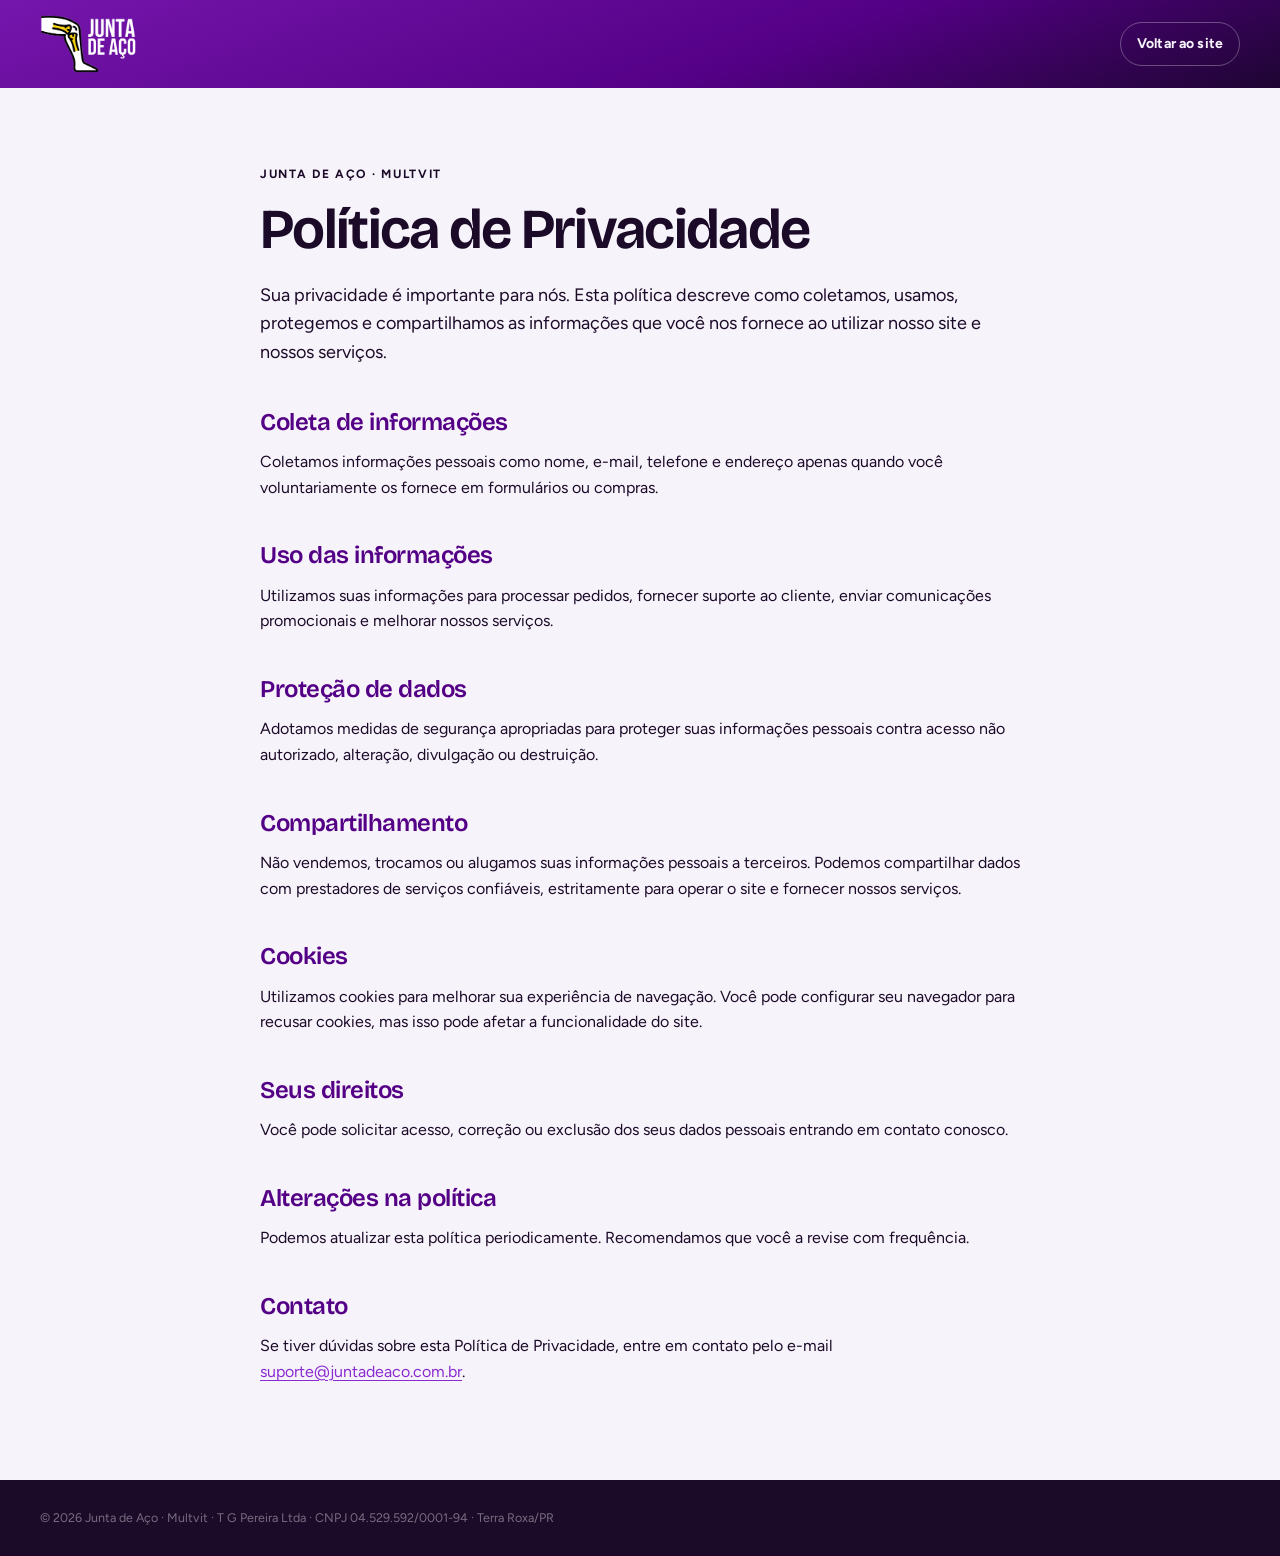
<file: politica-privacidade.html>
<!doctype html>
<html lang="pt-BR">
<head>
  <meta charset="utf-8" />
  <meta name="viewport" content="width=device-width, initial-scale=1" />
  <title>Política de Privacidade · Junta de Aço</title>
  <meta name="robots" content="noindex" />
  <meta name="theme-color" content="#540086" />
  <link rel="icon" type="image/png" href="assets/img/favicon.png" />
  <link rel="stylesheet" href="assets/css/style.css?v=5" />
</head>
<body class="legal-page">
  <header class="legal-top">
    <div class="wrap legal-top-in">
      <a href="./" aria-label="Junta de Aço, página inicial"><img src="assets/img/junta-logo-branco.webp" alt="Junta de Aço" width="520" height="314" /></a>
      <a href="./" class="btn btn-ghost btn-sm">Voltar ao site</a>
    </div>
  </header>
  <main class="wrap legal">
    <p class="kicker">Junta de Aço · Multvit</p>
    <h1 class="sec-title">Política de Privacidade</h1>
    <p class="legal-intro">Sua privacidade é importante para nós. Esta política descreve como coletamos, usamos, protegemos e compartilhamos as informações que você nos fornece ao utilizar nosso site e nossos serviços.</p>
      <h2>Coleta de informações</h2>
      <p>Coletamos informações pessoais como nome, e-mail, telefone e endereço apenas quando você voluntariamente os fornece em formulários ou compras.</p>
      <h2>Uso das informações</h2>
      <p>Utilizamos suas informações para processar pedidos, fornecer suporte ao cliente, enviar comunicações promocionais e melhorar nossos serviços.</p>
      <h2>Proteção de dados</h2>
      <p>Adotamos medidas de segurança apropriadas para proteger suas informações pessoais contra acesso não autorizado, alteração, divulgação ou destruição.</p>
      <h2>Compartilhamento</h2>
      <p>Não vendemos, trocamos ou alugamos suas informações pessoais a terceiros. Podemos compartilhar dados com prestadores de serviços confiáveis, estritamente para operar o site e fornecer nossos serviços.</p>
      <h2>Cookies</h2>
      <p>Utilizamos cookies para melhorar sua experiência de navegação. Você pode configurar seu navegador para recusar cookies, mas isso pode afetar a funcionalidade do site.</p>
      <h2>Seus direitos</h2>
      <p>Você pode solicitar acesso, correção ou exclusão dos seus dados pessoais entrando em contato conosco.</p>
      <h2>Alterações na política</h2>
      <p>Podemos atualizar esta política periodicamente. Recomendamos que você a revise com frequência.</p>
      <h2>Contato</h2>
      <p>Se tiver dúvidas sobre esta Política de Privacidade, entre em contato pelo e-mail <a href="mailto:suporte@juntadeaco.com.br">suporte@juntadeaco.com.br</a>.</p>
  </main>
  <footer class="footer legal-foot">
    <div class="wrap f-legal">
      <p>© 2026 Junta de Aço · Multvit · T G Pereira Ltda · CNPJ 04.529.592/0001-94 · Terra Roxa/PR</p>
    </div>
  </footer>
</body>
</html>
</file>
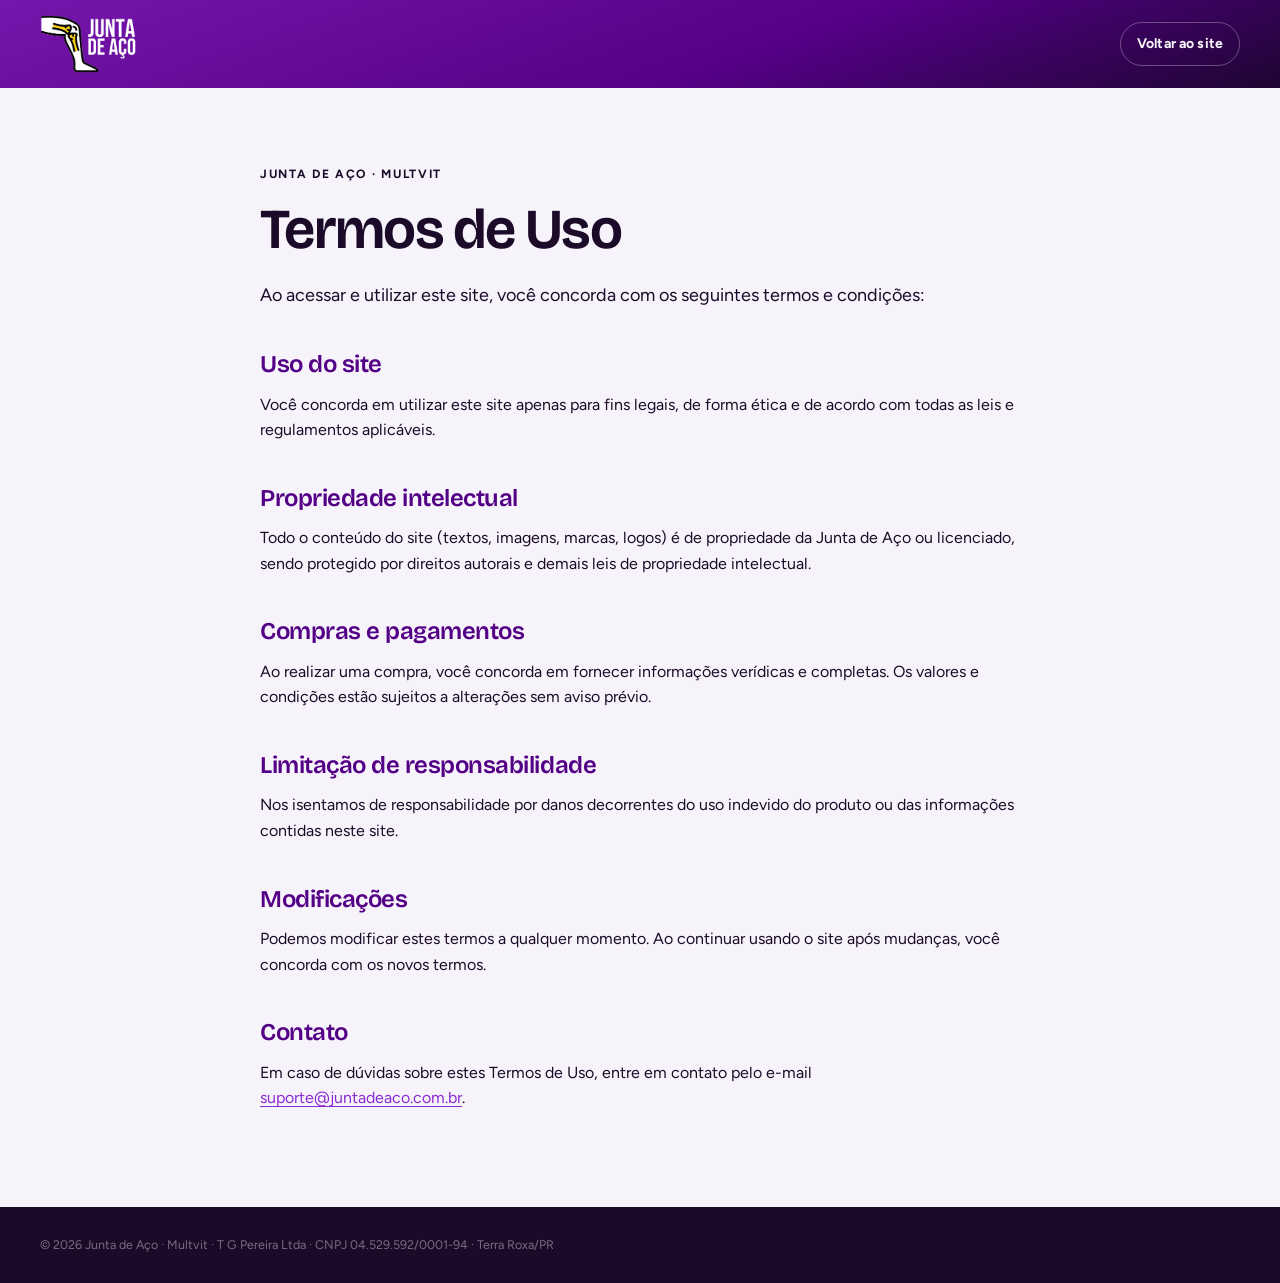
<file: termos-de-uso.html>
<!doctype html>
<html lang="pt-BR">
<head>
  <meta charset="utf-8" />
  <meta name="viewport" content="width=device-width, initial-scale=1" />
  <title>Termos de Uso · Junta de Aço</title>
  <meta name="robots" content="noindex" />
  <meta name="theme-color" content="#540086" />
  <link rel="icon" type="image/png" href="assets/img/favicon.png" />
  <link rel="stylesheet" href="assets/css/style.css?v=5" />
</head>
<body class="legal-page">
  <header class="legal-top">
    <div class="wrap legal-top-in">
      <a href="./" aria-label="Junta de Aço, página inicial"><img src="assets/img/junta-logo-branco.webp" alt="Junta de Aço" width="520" height="314" /></a>
      <a href="./" class="btn btn-ghost btn-sm">Voltar ao site</a>
    </div>
  </header>
  <main class="wrap legal">
    <p class="kicker">Junta de Aço · Multvit</p>
    <h1 class="sec-title">Termos de Uso</h1>
    <p class="legal-intro">Ao acessar e utilizar este site, você concorda com os seguintes termos e condições:</p>
      <h2>Uso do site</h2>
      <p>Você concorda em utilizar este site apenas para fins legais, de forma ética e de acordo com todas as leis e regulamentos aplicáveis.</p>
      <h2>Propriedade intelectual</h2>
      <p>Todo o conteúdo do site (textos, imagens, marcas, logos) é de propriedade da Junta de Aço ou licenciado, sendo protegido por direitos autorais e demais leis de propriedade intelectual.</p>
      <h2>Compras e pagamentos</h2>
      <p>Ao realizar uma compra, você concorda em fornecer informações verídicas e completas. Os valores e condições estão sujeitos a alterações sem aviso prévio.</p>
      <h2>Limitação de responsabilidade</h2>
      <p>Nos isentamos de responsabilidade por danos decorrentes do uso indevido do produto ou das informações contidas neste site.</p>
      <h2>Modificações</h2>
      <p>Podemos modificar estes termos a qualquer momento. Ao continuar usando o site após mudanças, você concorda com os novos termos.</p>
      <h2>Contato</h2>
      <p>Em caso de dúvidas sobre estes Termos de Uso, entre em contato pelo e-mail <a href="mailto:suporte@juntadeaco.com.br">suporte@juntadeaco.com.br</a>.</p>
  </main>
  <footer class="footer legal-foot">
    <div class="wrap f-legal">
      <p>© 2026 Junta de Aço · Multvit · T G Pereira Ltda · CNPJ 04.529.592/0001-94 · Terra Roxa/PR</p>
    </div>
  </footer>
</body>
</html>
</file>
<file: assets/css/style.css>
/* =========================================================
   Junta de Aço · Multvit — Landing page
   Direção: mesma base do Fiber SE7E, paleta Violeta + Sol
   ========================================================= */

/* Fontes locais (latin) */
@font-face { font-family: "Bricolage Grotesque"; font-style: normal; font-weight: 200 800; font-stretch: 75% 100%; font-display: swap; src: url(../fonts/bricolage-grotesque-latin-opsz-normal.woff2) format("woff2"); }
@font-face { font-family: "Figtree"; font-style: normal; font-weight: 300 900; font-display: swap; src: url(../fonts/figtree-latin-wght-normal.woff2) format("woff2"); }

:root {
  /* Paleta (cada cor tem a versão RGB para transparências) */
  --deep: #1e0532;      --deep-rgb: 30, 5, 50;
  --violet: #540086;    --violet-rgb: 84, 0, 134;     /* cor do logo */
  --violet-2: #7516ac;  --violet-2-rgb: 117, 22, 172; /* cor do selo redondo */
  --orchid: #8a2bd1;    --orchid-rgb: 138, 43, 209;
  --lilac: #cfa8f5;     --lilac-rgb: 207, 168, 245;
  --mist: #efe4fb;
  --sun: #f7ca16;       --sun-rgb: 247, 202, 22;      /* amarelo do rótulo e da Multvit */
  --sun-d: #dcae00;
  --sun-ink: #6b5200;
  --ember: #ff8a5c;     --ember-rgb: 255, 138, 92;    /* brilho do joelho no rótulo */
  --cream: #f7f3fa;     --cream-rgb: 247, 243, 250;
  --paper: #fffcff;
  --ink: #1b0a28;       --ink-rgb: 27, 10, 40;
  --muted: #625372;
  --line: rgba(var(--ink-rgb), 0.1);
  --line-d: rgba(var(--cream-rgb), 0.13);

  --display: "Bricolage Grotesque", "Figtree", system-ui, sans-serif;
  --sans: "Figtree", system-ui, -apple-system, "Segoe UI", Roboto, sans-serif;
  --label: "Figtree", system-ui, sans-serif;

  --ease: cubic-bezier(0.2, 0.8, 0.2, 1);
  --ease-out: cubic-bezier(0.16, 1, 0.3, 1);
  --r: 22px;
  --nav-h: 76px;

  /* Chat n8n (assistente) com as cores da marca */
  --chat--color--primary: var(--violet-2);
  --chat--color--primary-shade-50: var(--violet);
  --chat--color--primary--shade-100: var(--deep);
  --chat--color--secondary: var(--sun);
  --chat--color-secondary-shade-50: var(--sun-d);
  --chat--toggle--background: var(--violet-2);
  --chat--toggle--hover--background: var(--violet);
  --chat--toggle--active--background: var(--violet);
  --chat--toggle--color: #fff;
  --chat--header--background: var(--violet);
  --chat--header--color: #fff;
  --chat--message--user--background: var(--violet-2);
  --chat--font-family: var(--sans);
  --chat--window--z-index: 96;
}

*, *::before, *::after { box-sizing: border-box; margin: 0; padding: 0; }
html { scroll-behavior: smooth; scroll-padding-top: calc(var(--nav-h) + 8px); overflow-x: clip; }
body {
  font-family: var(--sans); font-size: 16px; line-height: 1.6; color: var(--ink); background: var(--cream);
  -webkit-font-smoothing: antialiased; text-rendering: optimizeLegibility;
}
img, svg { display: block; max-width: 100%; }
a { color: inherit; text-decoration: none; }
button { font: inherit; color: inherit; background: none; border: 0; cursor: pointer; }
ul, ol { list-style: none; }
:focus-visible { outline: 3px solid var(--sun); outline-offset: 3px; border-radius: 6px; }
::selection { background: var(--sun); color: var(--violet); }

.wrap { width: min(1200px, 100% - 40px); margin-inline: auto; }
.sr-only { position: absolute; width: 1px; height: 1px; overflow: hidden; clip: rect(0 0 0 0); white-space: nowrap; }
.skip { position: fixed; left: 16px; top: -60px; z-index: 200; background: var(--sun); color: var(--violet); padding: 10px 16px; border-radius: 10px; font-weight: 700; }
.skip:focus { top: 16px; }
svg use { pointer-events: none; }

/* ---------- Tipografia ---------- */
.sec-title, .hero-title, .final-title {
  font-family: var(--display); font-weight: 650; letter-spacing: -0.03em; font-optical-sizing: auto;
}
.sec-title { font-size: clamp(34px, 4.4vw, 60px); line-height: 1; max-width: 17ch; }
.sec-sub { color: var(--muted); font-size: clamp(16px, 1.3vw, 18px); max-width: 44ch; }
.dark .sec-sub { color: rgba(var(--cream-rgb), 0.68); }

.kicker {
  display: inline-flex; align-items: center; gap: 12px; margin-bottom: 18px;
  font-family: var(--label); font-size: 12px; font-weight: 700; letter-spacing: 0.14em; text-transform: uppercase; color: var(--orchid);
}
.kicker span { display: inline-grid; place-items: center; min-width: 30px; height: 22px; padding: 0 7px; border-radius: 99px; border: 1px solid currentColor; font-size: 11px; }
.dark .kicker, .kicker-light { color: var(--sun); }

.eyebrow {
  display: inline-flex; align-items: center; gap: 10px; margin-bottom: 22px; padding: 7px 14px 7px 10px; border-radius: 99px;
  font-family: var(--label); font-size: 12px; letter-spacing: 0.12em; text-transform: uppercase; color: var(--cream);
  background: rgba(var(--cream-rgb), 0.08); border: 1px solid var(--line-d);
}
.eyebrow-dot { width: 8px; height: 8px; border-radius: 50%; background: var(--sun); box-shadow: 0 0 0 4px rgba(var(--sun-rgb), 0.2); }

/* ---------- Botões ---------- */
.btn {
  position: relative; isolation: isolate; display: inline-flex; align-items: center; justify-content: center; gap: 10px;
  padding: 15px 24px; border-radius: 999px; font-weight: 700; font-size: 15px; letter-spacing: 0.01em; white-space: nowrap;
  transition: transform 0.3s var(--ease), box-shadow 0.3s var(--ease), background-color 0.3s, color 0.3s, border-color 0.3s;
}
.btn svg { width: 18px; height: 18px; flex-shrink: 0; transition: transform 0.3s var(--ease); }
.btn:hover svg { transform: translateX(4px); }
.btn:active { transform: scale(0.97); }
.btn-lg { padding: 19px 30px; font-size: 16px; }
.btn-sm { padding: 10px 16px; font-size: 14px; }
.btn-block { width: 100%; white-space: normal; }

.btn-sun { background: var(--sun); color: var(--violet); box-shadow: 0 1px 0 rgba(255, 255, 255, 0.5) inset, 0 -3px 0 rgba(0, 0, 0, 0.1) inset, 0 16px 40px -14px rgba(var(--sun-rgb), 0.7); }
.btn-sun:hover { transform: translateY(-3px); box-shadow: 0 1px 0 rgba(255, 255, 255, 0.5) inset, 0 -3px 0 rgba(0, 0, 0, 0.1) inset, 0 24px 50px -14px rgba(var(--sun-rgb), 0.85); }
.btn-ghost { color: var(--cream); border: 1px solid rgba(var(--cream-rgb), 0.3); }
.btn-ghost:hover { border-color: var(--cream); background: rgba(var(--cream-rgb), 0.07); }
.btn-outline { color: var(--violet); border: 1.5px solid var(--violet); }
.btn-outline:hover { background: var(--violet); color: var(--cream); transform: translateY(-2px); }
.btn-wa { background: #25d366; color: #052e14; }
.btn-wa:hover { transform: translateY(-2px); box-shadow: 0 16px 30px -12px rgba(37, 211, 102, 0.7); }

.shine { position: absolute; inset: 0; border-radius: inherit; overflow: hidden; z-index: -1; pointer-events: none; }
.shine::before {
  content: ""; position: absolute; top: 0; left: -70%; width: 40%; height: 100%;
  background: linear-gradient(110deg, transparent, rgba(255, 255, 255, 0.75), transparent); transform: skewX(-22deg);
  animation: sweep 3.6s ease-in-out infinite;
}
@keyframes sweep { 0% { left: -70%; } 55%, 100% { left: 135%; } }

/* ---------- Header ---------- */
.nav { position: fixed; inset: 0 0 auto; z-index: 100; transition: transform 0.45s var(--ease-out), background-color 0.4s, border-color 0.4s, box-shadow 0.4s; border-bottom: 1px solid transparent; }
.nav-in { height: var(--nav-h); display: flex; align-items: center; gap: 28px; }
.nav-logo { position: relative; width: 104px; flex-shrink: 0; }
.nav-logo img, .nav-by img { width: 100%; height: auto; transition: opacity 0.35s; }
.nav-logo .logo-on-light { position: absolute; inset: 0; opacity: 0; }
/* "um produto Multvit": detalhe discreto ao lado do logo */
.nav-by { position: relative; display: inline-flex; flex-direction: column; gap: 2px; margin-left: -10px; padding-left: 16px; border-left: 1px solid rgba(var(--cream-rgb), 0.22); transition: border-color 0.35s; }
.nav-by span { font-family: var(--label); font-size: 9.5px; font-weight: 600; letter-spacing: 0.14em; text-transform: uppercase; color: rgba(var(--cream-rgb), 0.6); transition: color 0.35s; }
.nav-by img { width: 74px; }
.nav-by .logo-on-light { position: absolute; left: 16px; bottom: 0; width: 74px; opacity: 0; }
.nav.is-solid .nav-by { border-color: var(--line); }
.nav.is-solid .nav-by span { color: var(--muted); }

.nav-links { display: flex; gap: 28px; margin-left: auto; font-size: 14px; font-weight: 600; color: rgba(var(--cream-rgb), 0.82); }
.nav-links a { position: relative; padding: 6px 0; transition: color 0.25s; }
.nav-links a::after { content: ""; position: absolute; left: 0; right: 0; bottom: 0; height: 1.5px; background: currentColor; transform: scaleX(0); transform-origin: right; transition: transform 0.35s var(--ease); }
.nav-links a:hover { color: var(--cream); }
.nav-links a:hover::after { transform: scaleX(1); transform-origin: left; }
.nav-burger { display: none; width: 44px; height: 44px; margin-left: auto; place-content: center; gap: 6px; }
.nav-burger span { display: block; width: 22px; height: 2px; border-radius: 2px; background: var(--cream); transition: transform 0.35s var(--ease), background 0.3s; }
.nav-burger[aria-expanded="true"] span:first-child { transform: translateY(4px) rotate(45deg); }
.nav-burger[aria-expanded="true"] span:last-child { transform: translateY(-4px) rotate(-45deg); }

.nav.is-solid { background: rgba(var(--cream-rgb), 0.88); -webkit-backdrop-filter: blur(16px) saturate(1.4); backdrop-filter: blur(16px) saturate(1.4); border-color: var(--line); }
.nav.is-solid .logo-on-dark { opacity: 0; }
.nav.is-solid .logo-on-light { opacity: 1; }
.nav.is-solid .nav-links { color: var(--muted); }
.nav.is-solid .nav-links a:hover { color: var(--violet); }
.nav.is-solid .nav-burger span { background: var(--violet); }
.nav.is-hidden { transform: translateY(-100%); }

.menu { padding: 8px 20px 24px; display: grid; gap: 2px; background: var(--cream); border-top: 1px solid var(--line); }
.menu[hidden] { display: none; }
.menu a { padding: 14px 4px; font-family: var(--display); font-weight: 600; letter-spacing: -0.02em; font-size: 24px; color: var(--violet); border-bottom: 1px solid var(--line); }

/* ---------- Seções escuras ---------- */
.dark { position: relative; background: var(--violet); color: var(--cream); overflow: hidden; }
.noise { position: absolute; inset: 0; pointer-events: none; opacity: 0.06; mix-blend-mode: overlay;
  background-image: url("data:image/svg+xml,%3Csvg xmlns='http://www.w3.org/2000/svg' width='160' height='160'%3E%3Cfilter id='n'%3E%3CfeTurbulence type='fractalNoise' baseFrequency='.85' numOctaves='3' stitchTiles='stitch'/%3E%3C/filter%3E%3Crect width='100%25' height='100%25' filter='url(%23n)'/%3E%3C/svg%3E"); }
.fibers { position: absolute; inset: 0; width: 100%; height: 100%; pointer-events: none; z-index: 0; }

/* ---------- HERO ---------- */
.hero {
  min-height: 100vh; min-height: 100svh; display: flex; align-items: center; padding: calc(var(--nav-h) + 32px) 0 72px;
  background:
    radial-gradient(ellipse 55% 60% at 74% 48%, rgba(var(--orchid-rgb), 0.55), transparent 70%),
    radial-gradient(ellipse 50% 50% at 0% 100%, rgba(var(--lilac-rgb), 0.16), transparent 70%),
    linear-gradient(160deg, var(--violet-2) 0%, var(--violet) 45%, var(--deep) 100%);
}
/* Marca d'água: a perna do logo, grande e quase invisível */
.hero-mark { position: absolute; left: -8vw; bottom: -10vw; width: 62vw; opacity: 0.05; pointer-events: none; transform: rotate(-8deg); filter: grayscale(1) brightness(3); }
.hero-grid { position: relative; z-index: 1; display: grid; grid-template-columns: 1.05fr 0.95fr; gap: 40px; align-items: center; }

.hero-title { font-size: clamp(48px, 6.4vw, 96px); line-height: 0.94; color: var(--cream); margin-bottom: 28px; }
.hero-title .row { display: block; overflow: hidden; padding: 0 0.08em 0.14em; margin: 0 -0.08em -0.14em; }
.hero-title .w { display: inline-block; will-change: transform; }
.hero-title .em { color: var(--sun); }
.hero-lead { max-width: 52ch; font-size: clamp(16px, 1.35vw, 18.5px); color: rgba(var(--cream-rgb), 0.76); margin-bottom: 34px; }
.hero-lead strong { color: var(--cream); font-weight: 700; }
.hero-ctas { display: flex; flex-wrap: wrap; gap: 12px; }
.hero-trust { display: flex; flex-wrap: wrap; gap: 10px 24px; margin-top: 30px; font-size: 13.5px; color: rgba(var(--cream-rgb), 0.66); }
.hero-trust li { display: inline-flex; align-items: center; gap: 8px; }
.hero-trust svg { width: 18px; height: 18px; color: var(--sun); }

.hero-visual { position: relative; width: min(600px, 100%); aspect-ratio: 1; margin-inline: auto; perspective: 1400px; }
.hv-stage { position: absolute; inset: 0; transform-style: preserve-3d; transition: transform 0.6s var(--ease-out); will-change: transform; }
.hv-halo { position: absolute; left: 50%; top: 52%; width: 74%; height: 74%; translate: -50% -50%; border-radius: 50%;
  background: radial-gradient(circle, rgba(var(--cream-rgb), 0.24) 0%, rgba(var(--sun-rgb), 0.18) 30%, rgba(var(--ember-rgb), 0.1) 48%, transparent 70%); animation: breathe 6s ease-in-out infinite; }
@keyframes breathe { 0%, 100% { opacity: 0.75; scale: 1; } 50% { opacity: 1; scale: 1.06; } }
.hv-ring { position: absolute; inset: 0; animation: spin 60s linear infinite; }
.hv-ring text { font-family: var(--label); font-size: 4.2px; letter-spacing: 1.1px; fill: rgba(var(--cream-rgb), 0.48); text-transform: uppercase; }
@keyframes spin { to { transform: rotate(360deg); } }
.hv-orbit { position: absolute; inset: 9%; border-radius: 50%; border: 1px dashed rgba(var(--cream-rgb), 0.18); animation: spin 18s linear infinite reverse; }
.hv-orbit span { position: absolute; top: -4px; left: 50%; width: 8px; height: 8px; margin-left: -4px; border-radius: 50%; background: var(--sun); box-shadow: 0 0 12px 3px rgba(var(--sun-rgb), 0.7); }
.hv-product { position: absolute; left: 50%; top: 52%; width: 44%; translate: -50% -50%; transform: translateZ(60px); }
.hv-product img { width: 100%; height: auto; filter: drop-shadow(0 50px 44px rgba(0, 0, 0, 0.45)) drop-shadow(0 12px 18px rgba(0, 0, 0, 0.3)); animation: float 7s ease-in-out infinite; }
@keyframes float { 0%, 100% { transform: translateY(0); } 50% { transform: translateY(-14px); } }
.hv-glare { position: absolute; inset: 6% 4%; pointer-events: none; mix-blend-mode: soft-light; border-radius: 40px;
  background: radial-gradient(circle at var(--gx, 35%) var(--gy, 25%), rgba(255, 255, 255, 0.7), transparent 50%); opacity: 0; transition: opacity 0.4s; }
.hero-visual:hover .hv-glare { opacity: 1; }

.hero-scroll { position: absolute; left: 50%; bottom: 24px; z-index: 2; width: 26px; height: 42px; margin-left: -13px; border-radius: 99px; border: 1.5px solid rgba(var(--cream-rgb), 0.35); }
.hero-scroll span { position: absolute; left: 50%; top: 8px; width: 4px; height: 8px; margin-left: -2px; border-radius: 4px; background: var(--sun); animation: wheel 2s var(--ease) infinite; }
@keyframes wheel { 0% { opacity: 0; transform: translateY(0); } 30% { opacity: 1; } 100% { opacity: 0; transform: translateY(14px); } }

/* ---------- Marquee ---------- */
.marquee { overflow: hidden; background: var(--sun); color: var(--violet); padding: 16px 0; border-block: 1px solid rgba(var(--violet-rgb), 0.15); }
.marquee-track { display: flex; width: max-content; animation: marquee 38s linear infinite; }
.marquee:hover .marquee-track { animation-play-state: paused; }
.marquee-track span { display: inline-flex; align-items: center; gap: 32px; padding-right: 32px; font-family: var(--display); font-weight: 600; letter-spacing: -0.01em; font-size: clamp(17px, 1.6vw, 21px); white-space: nowrap; }
/* separador: cápsula */
.marquee-track span::after { content: ""; width: 20px; height: 9px; border-radius: 9px; background: linear-gradient(90deg, var(--violet) 50%, transparent 50%); border: 1.5px solid var(--violet); transform: rotate(-30deg); }
@keyframes marquee { to { transform: translateX(-50%); } }

/* ---------- Números ---------- */
.proof { background: var(--paper); border-bottom: 1px solid var(--line); }
.proof-grid { display: grid; grid-template-columns: repeat(4, 1fr); }
.proof-item { display: flex; flex-direction: column; align-items: center; gap: 4px; padding: 44px 16px; text-align: center; }
.proof-item + .proof-item { border-left: 1px solid var(--line); }
.proof-item strong { display: inline-flex; align-items: baseline; gap: 6px; font-family: var(--display); font-weight: 620; font-size: clamp(40px, 4.4vw, 58px); line-height: 1; color: var(--violet); letter-spacing: -0.03em; font-variant-numeric: tabular-nums; }
.proof-item > span { font-size: 14px; color: var(--muted); }

/* ---------- Seção padrão ---------- */
.section { padding: clamp(88px, 11vw, 150px) 0; position: relative; }
.sec-head { margin-bottom: clamp(44px, 6vw, 72px); }
.sec-head-split { display: flex; justify-content: space-between; align-items: flex-end; gap: 40px; flex-wrap: wrap; }
.sec-head-center { text-align: center; display: flex; flex-direction: column; align-items: center; }
.sec-head-center .sec-title { margin-inline: auto; }
.sec-head-center .sec-sub { margin-top: 18px; }

/* split de título (palavras) */
.split .sw { display: inline-block; overflow: hidden; vertical-align: top; padding: 0 0.06em 0.12em; margin: 0 -0.06em -0.12em; }
.split .sw > span { display: inline-block; will-change: transform; }

/* ---------- Problema ---------- */
.problem { background: var(--cream); }
.problem-grid { display: grid; grid-template-columns: repeat(3, 1fr); gap: 20px; }
.pcard { position: relative; padding: 34px 30px 36px; background: var(--paper); border: 1px solid var(--line); border-radius: var(--r); transition: transform 0.5s var(--ease-out), box-shadow 0.5s var(--ease-out), border-color 0.4s; }
.pcard:hover { transform: translateY(-6px); box-shadow: 0 30px 50px -30px rgba(var(--violet-rgb), 0.35); border-color: rgba(var(--ember-rgb), 0.45); }
.pcard-n { font-weight: 650; display: inline-grid; place-items: center; width: 40px; height: 40px; margin-bottom: 26px; border-radius: 50%; background: var(--cream); font-family: var(--display); font-size: 20px; color: var(--orchid); transition: background 0.4s, color 0.4s, box-shadow 0.4s; }
.pcard:hover .pcard-n { background: var(--ember); color: #fff; box-shadow: 0 0 0 6px rgba(var(--ember-rgb), 0.18); }
.pcard h3 { font-family: var(--display); font-weight: 620; font-size: 26px; letter-spacing: -0.02em; line-height: 1.1; margin-bottom: 10px; }
.pcard p { color: var(--muted); }
.problem-bridge { margin-top: 56px; max-width: 44ch; font-family: var(--display); font-weight: 500; font-size: clamp(22px, 2.4vw, 32px); line-height: 1.3; letter-spacing: -0.015em; }
.problem-bridge em { color: var(--orchid); font-style: normal; font-weight: 650; }

/* ---------- Benefícios ---------- */
.benefits { background: linear-gradient(180deg, var(--violet) 0%, var(--deep) 100%); }
.ben-grid { display: grid; grid-template-columns: repeat(3, 1fr); border-top: 1px solid var(--line-d); border-left: 1px solid var(--line-d); }
.bcard { position: relative; padding: 40px 34px 44px; border-right: 1px solid var(--line-d); border-bottom: 1px solid var(--line-d); overflow: hidden; transition: background-color 0.5s; }
.bcard::before { content: ""; position: absolute; left: 0; right: 0; bottom: 0; height: 3px; background: var(--sun); transform: scaleX(0); transform-origin: left; transition: transform 0.6s var(--ease-out); }
.bcard:hover { background: rgba(var(--cream-rgb), 0.04); }
.bcard:hover::before { transform: scaleX(1); }
.bcard-ic { display: grid; place-items: center; width: 52px; height: 52px; margin-bottom: 28px; border-radius: 16px; background: rgba(var(--lilac-rgb), 0.15); color: var(--lilac); transition: transform 0.5s var(--ease-out), background 0.4s, color 0.4s; }
.bcard-ic svg { width: 26px; height: 26px; }
.bcard:hover .bcard-ic { transform: rotate(-8deg) scale(1.06); background: var(--sun); color: var(--violet); }
.bcard h3 { font-family: var(--display); font-weight: 620; font-size: 25px; letter-spacing: -0.02em; margin-bottom: 10px; }
.bcard p { color: rgba(var(--cream-rgb), 0.66); font-size: 15.5px; }

/* ---------- Composição: os ativos em volta do pote ---------- */
.compo { background: radial-gradient(ellipse 40% 50% at 50% 58%, rgba(var(--lilac-rgb), 0.28), transparent 70%), var(--cream); }
.formula { display: grid; grid-template-columns: 1fr minmax(240px, 300px) 1fr; gap: 56px; align-items: center; }
.fx-col { display: grid; gap: 22px; }
.fx { position: relative; display: flex; gap: 20px; align-items: flex-start; padding: 26px 26px 28px; border-radius: var(--r); background: var(--paper); border: 1px solid var(--line); box-shadow: 0 24px 50px -40px rgba(var(--violet-rgb), 0.5); transition: transform 0.5s var(--ease-out), box-shadow 0.5s var(--ease-out), border-color 0.4s; }
.fx:hover { transform: translateY(-4px); border-color: rgba(var(--orchid-rgb), 0.35); box-shadow: 0 30px 60px -36px rgba(var(--violet-rgb), 0.55); }
/* linha que liga cada ativo ao pote */
.fx::before { content: ""; position: absolute; top: 50%; width: 56px; height: 0; border-top: 1.5px dashed rgba(var(--orchid-rgb), 0.45); }
.fx::after { content: ""; position: absolute; top: 50%; width: 9px; height: 9px; margin-top: -4px; border-radius: 50%; background: var(--sun); box-shadow: 0 0 0 4px rgba(var(--sun-rgb), 0.25); }
.fx-left .fx { flex-direction: row-reverse; text-align: right; }
.fx-left .fx::before { left: 100%; }
.fx-left .fx::after { left: calc(100% + 52px); }
.fx-right .fx::before { right: 100%; }
.fx-right .fx::after { right: calc(100% + 52px); }
.fx-ic { flex-shrink: 0; display: grid; place-items: center; width: 58px; height: 58px; border-radius: 18px; background: var(--mist); color: var(--violet); transition: transform 0.5s var(--ease-out); }
.fx:hover .fx-ic { transform: rotate(-6deg) scale(1.05); }
.fx-ic svg { width: 30px; height: 30px; }
.fx-ic-mg { position: relative; font-family: var(--display); font-weight: 700; font-size: 22px; letter-spacing: -0.02em; border: 1.5px solid rgba(var(--violet-rgb), 0.25); }
.fx-ic-mg small { position: absolute; top: 5px; left: 7px; font-family: var(--label); font-size: 9px; font-weight: 700; color: var(--muted); }
.fx-ic-vit { display: flex; gap: 0; }
.fx-ic-vit b { display: grid; place-items: center; width: 28px; height: 28px; border-radius: 50%; font-family: var(--display); font-size: 15px; background: var(--violet); color: var(--sun); border: 2px solid var(--mist); }
.fx-ic-vit b + b { margin-left: -7px; background: var(--sun); color: var(--violet); }
.fx-star .fx-ic { background: var(--violet); color: var(--sun); box-shadow: 0 14px 28px -12px rgba(var(--violet-rgb), 0.7); }
.fx-star { border-color: rgba(var(--sun-rgb), 0.6); background: linear-gradient(180deg, #fffbe9, var(--paper) 60%); }
.fx-role { font-family: var(--label); font-size: 11.5px; font-weight: 700; letter-spacing: 0.1em; text-transform: uppercase; color: var(--orchid); margin-bottom: 6px; }
.fx-star .fx-role { color: var(--sun-ink); }
.fx h3 { font-family: var(--display); font-weight: 620; font-size: 26px; letter-spacing: -0.02em; line-height: 1.1; margin-bottom: 8px; }
.fx-body > p:last-child { color: var(--muted); font-size: 15px; }

.fx-center { position: relative; display: grid; place-items: center; aspect-ratio: 0.78; }
.fx-disc { position: absolute; width: 100%; aspect-ratio: 1; border-radius: 50%; background: radial-gradient(circle at 40% 30%, var(--violet-2), var(--violet) 55%, var(--deep)); box-shadow: 0 50px 80px -40px rgba(var(--violet-rgb), 0.8); }
.fx-ring { position: absolute; aspect-ratio: 1; border-radius: 50%; }
.fx-ring-1 { width: 118%; border: 1px solid rgba(var(--orchid-rgb), 0.22); }
.fx-ring-2 { width: 136%; border: 1px dashed rgba(var(--orchid-rgb), 0.3); animation: spin 40s linear infinite; }
.fx-ring-2 span { position: absolute; top: 50%; left: -5px; width: 10px; height: 10px; margin-top: -5px; border-radius: 50%; background: var(--sun); box-shadow: 0 0 10px 2px rgba(var(--sun-rgb), 0.6); }
.fx-center img { position: relative; width: 62%; height: auto; filter: drop-shadow(0 30px 30px rgba(0, 0, 0, 0.4)); animation: float 7s ease-in-out infinite; }
.fx-pill { position: absolute; bottom: 2%; left: 50%; translate: -50% 0; display: inline-flex; align-items: center; gap: 6px; padding: 9px 16px; border-radius: 99px; background: var(--sun); color: var(--violet); font-size: 13.5px; font-weight: 700; white-space: nowrap; box-shadow: 0 16px 30px -12px rgba(var(--sun-rgb), 0.8); }
.fx-pill b { font-family: var(--display); font-size: 18px; line-height: 1; }

.fx-facts { display: flex; flex-wrap: wrap; justify-content: center; gap: 10px 12px; margin-top: 56px; }
.fx-facts li { display: inline-flex; align-items: center; gap: 8px; padding: 10px 16px; border-radius: 99px; background: var(--paper); border: 1px solid var(--line); font-size: 14px; font-weight: 600; color: var(--ink); }
.fx-facts svg { width: 17px; height: 17px; color: var(--orchid); }

/* ---------- Jornada (sticky) ---------- */
.detail { background: var(--paper); }
.detail-grid { display: grid; grid-template-columns: 1fr 1fr; gap: clamp(40px, 6vw, 96px); }
.detail-stage { position: relative; }
.ds-inner { position: sticky; top: calc(var(--nav-h) + 4vh); height: min(78vh, 680px); display: grid; place-items: center; }
.ds-disc { position: absolute; width: 88%; aspect-ratio: 1; border-radius: 50%; background: radial-gradient(circle at 40% 35%, var(--mist) 0%, var(--cream) 55%, rgba(var(--cream-rgb), 0) 72%); }
.ds-disc::after { content: ""; position: absolute; inset: 6%; border-radius: 50%; border: 1px solid rgba(var(--orchid-rgb), 0.2); }
.ds-img { position: relative; width: 46%; height: auto; filter: drop-shadow(0 40px 40px rgba(var(--violet-rgb), 0.28)); }
.ds-badge {
  position: absolute; right: 2%; bottom: 14%; display: flex; flex-direction: column; align-items: flex-start; min-width: 190px;
  padding: 18px 22px; border-radius: 20px; background: var(--violet); color: var(--cream); box-shadow: 0 30px 50px -24px rgba(var(--violet-rgb), 0.7);
}
.ds-badge-k { font-family: var(--label); font-size: 11px; letter-spacing: 0.14em; text-transform: uppercase; color: var(--lilac); }
.ds-badge-v { font-weight: 650; font-family: var(--display); font-size: 46px; line-height: 1.05; color: var(--sun); letter-spacing: -0.03em; white-space: nowrap; }
.ds-badge-l { font-size: 14px; color: rgba(var(--cream-rgb), 0.82); }
.ds-badge.swap > * { animation: badgeIn 0.6s var(--ease-out); }
@keyframes badgeIn { from { opacity: 0; transform: translateY(10px); } to { opacity: 1; transform: none; } }

.detail-steps { position: relative; padding-left: 64px; }
.trail { position: absolute; left: 0; top: 0; width: 40px; height: 100%; overflow: visible; }
.trail path { fill: none; stroke-linecap: round; }
.trail-bg { stroke: var(--line); stroke-width: 2; }
.trail-fg { stroke: var(--orchid); stroke-width: 3; }
.dstep { position: relative; min-height: 62vh; display: flex; flex-direction: column; justify-content: center; padding: 40px 0; opacity: 0.32; transition: opacity 0.6s var(--ease-out); }
.dstep:first-of-type { min-height: 52vh; justify-content: flex-start; padding-top: 12vh; }
.dstep.is-active { opacity: 1; }
.dstep-dot { position: absolute; left: -53px; top: 50%; width: 18px; height: 18px; margin-top: -9px; border-radius: 50%; background: var(--paper); border: 2px solid var(--line); transition: background 0.4s, border-color 0.4s, box-shadow 0.4s; }
.dstep:first-of-type .dstep-dot { top: calc(12vh + 52px); }
.dstep.is-active .dstep-dot { background: var(--sun); border-color: var(--violet); box-shadow: 0 0 0 6px rgba(var(--sun-rgb), 0.28); }
.dstep-tag { font-family: var(--label); font-size: 12px; letter-spacing: 0.12em; text-transform: uppercase; color: var(--orchid); margin-bottom: 12px; }
.dstep h3 { font-family: var(--display); font-weight: 620; font-size: clamp(28px, 3vw, 42px); line-height: 1.06; letter-spacing: -0.025em; margin-bottom: 14px; max-width: 16ch; }
.dstep p:last-child { color: var(--muted); font-size: 17px; max-width: 42ch; }
.dstep-note { padding: 0 0 20px; font-size: 13.5px; color: var(--muted); max-width: 46ch; }

/* ---------- Como usar ---------- */
.howto { background: var(--cream); }
.steps { display: grid; grid-template-columns: repeat(3, 1fr); gap: 20px; }
.step { position: relative; padding: 34px 30px 38px; border-radius: var(--r); background: var(--paper); border: 1px solid var(--line); overflow: hidden; }
.step-n { font-weight: 650; position: absolute; right: 18px; top: -18px; font-family: var(--display); font-size: 140px; line-height: 1; color: rgba(var(--violet-rgb), 0.06); pointer-events: none; }
.step-ic { display: grid; place-items: center; width: 64px; height: 64px; margin-bottom: 26px; border-radius: 50%; background: var(--violet); color: var(--sun); }
.step-ic svg { width: 30px; height: 30px; }
.step h3 { font-family: var(--display); font-weight: 620; font-size: 28px; letter-spacing: -0.02em; margin-bottom: 8px; }
.step p { color: var(--muted); }
.step p strong { color: var(--violet); }
.howto-foot { display: grid; grid-template-columns: repeat(3, auto) 1fr; align-items: center; gap: 20px 48px; margin-top: 36px; padding: 28px 34px; border-radius: var(--r); border: 1px solid var(--line); background: var(--paper); }
.hf-dose { display: flex; flex-direction: column; }
.hf-k { font-family: var(--label); font-size: 11.5px; letter-spacing: 0.12em; text-transform: uppercase; color: var(--muted); }
.hf-v { font-weight: 650; font-family: var(--display); font-size: 44px; line-height: 1.1; color: var(--violet); letter-spacing: -0.03em; font-variant-numeric: tabular-nums; }
.hf-v small { font-size: 18px; margin-left: 5px; letter-spacing: 0; }
.hf-tip { justify-self: end; max-width: 34ch; color: var(--muted); font-size: 15px; }

/* ---------- Depoimentos (vídeo) ---------- */
.testi { background: radial-gradient(ellipse 50% 70% at 85% 30%, rgba(var(--orchid-rgb), 0.45), transparent 70%), linear-gradient(170deg, var(--violet) 0%, var(--deep) 100%); }
.vid-grid { position: relative; z-index: 1; display: grid; grid-template-columns: repeat(2, 1fr); gap: 24px; }
.vcard { display: flex; flex-direction: column; gap: 14px; }
.vthumb, .vframe { position: relative; display: block; width: 100%; aspect-ratio: 16 / 9; border-radius: var(--r); overflow: hidden; background: var(--deep); box-shadow: 0 40px 70px -40px rgba(0, 0, 0, 0.8); }
.vthumb img { width: 100%; height: 100%; object-fit: cover; transition: transform 0.8s var(--ease-out), opacity 0.4s; opacity: 0.88; }
.vthumb::after { content: ""; position: absolute; inset: 0; background: linear-gradient(180deg, transparent 40%, rgba(var(--deep-rgb), 0.55)); }
.vthumb:hover img { transform: scale(1.04); opacity: 1; }
.vplay { position: absolute; left: 50%; top: 50%; z-index: 1; display: grid; place-items: center; width: 78px; height: 78px; margin: -39px 0 0 -39px; border-radius: 50%; background: var(--sun); color: var(--violet); box-shadow: 0 0 0 10px rgba(var(--sun-rgb), 0.22), 0 20px 40px -10px rgba(0, 0, 0, 0.5); transition: transform 0.4s var(--ease-out); }
.vplay svg { width: 30px; height: 30px; margin-left: 4px; }
.vthumb:hover .vplay { transform: scale(1.08); }
.vframe iframe { position: absolute; inset: 0; width: 100%; height: 100%; border: 0; }
.vcard figcaption { display: flex; align-items: center; gap: 12px; font-size: 14px; color: rgba(var(--cream-rgb), 0.7); }
.stars { display: inline-flex; gap: 2px; color: var(--sun); }
.stars svg { width: 15px; height: 15px; }
.testi-note { position: relative; z-index: 1; margin-top: 26px; font-size: 13px; color: rgba(var(--cream-rgb), 0.55); }

/* ---------- Kits ---------- */
.kits { background: var(--paper); }
.kit-grid { display: grid; grid-template-columns: repeat(3, 1fr); gap: 22px; align-items: stretch; }
.kit { position: relative; display: flex; flex-direction: column; align-items: center; text-align: center; padding: 38px 30px 32px; border-radius: 28px; background: var(--cream); border: 1px solid var(--line); transition: transform 0.5s var(--ease-out), box-shadow 0.5s var(--ease-out); }
.kit:hover { transform: translateY(-6px); box-shadow: 0 40px 60px -40px rgba(var(--violet-rgb), 0.45); }
.kit-featured {
  color: var(--cream); border: 2px solid transparent; box-shadow: 0 40px 80px -40px rgba(var(--violet-rgb), 0.85);
  background: linear-gradient(var(--violet), var(--violet)) padding-box, conic-gradient(from var(--a, 0deg), var(--sun), var(--lilac), var(--violet-2), var(--sun)) border-box;
  animation: rot 6s linear infinite;
}
@property --a { syntax: "<angle>"; initial-value: 0deg; inherits: false; }
@keyframes rot { to { --a: 360deg; } }
.kit-badge { position: absolute; top: -14px; left: 50%; translate: -50% 0; padding: 7px 16px; border-radius: 99px; background: var(--sun); color: var(--violet); font-family: var(--label); font-size: 11.5px; font-weight: 700; letter-spacing: 0.12em; text-transform: uppercase; white-space: nowrap; }
.kit-badge-violet { background: var(--orchid); color: #fff; }
.kit-name { font-family: var(--display); font-weight: 620; font-size: 32px; letter-spacing: -0.02em; }
.kit-qty { font-family: var(--label); font-size: 12.5px; letter-spacing: 0.1em; text-transform: uppercase; color: var(--muted); margin-top: 4px; }
.kit-featured .kit-qty { color: var(--lilac); }
.kit-pack { position: relative; display: flex; align-items: flex-end; justify-content: center; width: 100%; height: 210px; margin: 16px 0 14px; }
.kit-pack img { max-width: 92%; max-height: 100%; width: auto; height: auto; filter: drop-shadow(0 22px 22px rgba(var(--violet-rgb), 0.32)); transition: transform 0.6s var(--ease-out); }
.kit-featured .kit-pack img { filter: drop-shadow(0 22px 26px rgba(0, 0, 0, 0.45)); }
.kit:hover .kit-pack img { transform: translateY(-6px) scale(1.03); }
.kit-old { font-size: 14.5px; color: var(--muted); text-decoration: line-through; text-decoration-thickness: 1px; }
.kit-old-none { text-decoration: none; font-family: var(--label); font-size: 12px; font-weight: 700; letter-spacing: 0.1em; text-transform: uppercase; }
.kit-featured .kit-old { color: rgba(var(--cream-rgb), 0.6); }
.kit-off { display: inline-block; margin-left: 6px; padding: 2px 8px; border-radius: 6px; background: var(--orchid); color: #fff; font-family: var(--label); font-size: 12px; text-decoration: none; }
.kit-featured .kit-off { background: var(--sun); color: var(--violet); }
.kit-price { font-weight: 650; font-family: var(--display); font-size: 68px; line-height: 1; letter-spacing: -0.04em; color: var(--violet); margin: 6px 0 4px; font-variant-numeric: lining-nums; }
.kit-price small { font-family: var(--sans); font-size: 18px; font-weight: 700; letter-spacing: 0; vertical-align: 0.9em; margin-right: 4px; }
.kit-price span { font-size: 30px; }
.kit-featured .kit-price { color: var(--sun); }
.kit-month { margin-bottom: 20px; padding: 4px 12px; border-radius: 99px; background: rgba(var(--orchid-rgb), 0.1); color: var(--orchid); font-size: 13.5px; font-weight: 700; }
.kit-featured .kit-month { background: rgba(var(--cream-rgb), 0.12); color: var(--cream); }
.kit-list { width: 100%; display: grid; gap: 0; margin-bottom: 26px; text-align: left; font-size: 14.5px; }
.kit-list li { display: flex; align-items: center; gap: 10px; padding: 11px 0; border-top: 1px solid var(--line); }
.kit-featured .kit-list li { border-color: var(--line-d); }
.kit-list svg { width: 16px; height: 16px; color: var(--orchid); flex-shrink: 0; }
.kit-featured .kit-list svg { color: var(--sun); }
.kit .btn { margin-top: auto; }
.kit-secure { display: flex; align-items: center; justify-content: center; gap: 8px; margin-top: 26px; font-size: 14px; color: var(--muted); }
.kit-secure svg { width: 18px; height: 18px; color: var(--orchid); }

.guarantee { display: grid; grid-template-columns: auto 1fr; gap: 40px; align-items: center; margin-top: 36px; padding: 34px 40px; border-radius: 28px; background: var(--cream); border: 1px dashed rgba(var(--orchid-rgb), 0.45); }
.g-seal { position: relative; width: 150px; aspect-ratio: 1; display: grid; place-items: center; border-radius: 50%; background: var(--violet); color: var(--sun); }
.g-ring { position: absolute; inset: 0; animation: spin 30s linear infinite; }
.g-ring text { font-family: var(--label); font-size: 7px; letter-spacing: 1px; fill: rgba(var(--cream-rgb), 0.78); text-transform: uppercase; }
.g-num { font-weight: 650; display: flex; flex-direction: column; align-items: center; font-family: var(--display); font-size: 52px; line-height: 0.9; }
.g-num small { font-family: var(--label); font-size: 11px; letter-spacing: 0.14em; text-transform: uppercase; color: var(--cream); margin-top: 4px; }
.g-copy h3 { font-family: var(--display); font-weight: 620; font-size: clamp(26px, 2.6vw, 34px); letter-spacing: -0.02em; line-height: 1.1; margin-bottom: 10px; }
.g-copy p { color: var(--muted); max-width: 70ch; }

/* ---------- FAQ ---------- */
.faq { background: var(--cream); }
.faq-grid { display: grid; grid-template-columns: 0.8fr 1.2fr; gap: clamp(40px, 7vw, 110px); align-items: start; }
.faq-head { position: sticky; top: calc(var(--nav-h) + 32px); }
.faq-head .sec-sub { margin: 18px 0 26px; }
.faq-ctas { display: flex; flex-wrap: wrap; gap: 10px; }
.acc { border-top: 1px solid var(--line); }
.acc-item { border-bottom: 1px solid var(--line); }
.acc-item summary { display: flex; justify-content: space-between; align-items: center; gap: 20px; padding: 24px 0; cursor: pointer; list-style: none; font-family: var(--display); font-size: clamp(19px, 1.7vw, 23px); letter-spacing: -0.015em; line-height: 1.25; transition: color 0.3s; }
.acc-item summary::-webkit-details-marker { display: none; }
.acc-item summary:hover { color: var(--orchid); }
.acc-ic { display: grid; place-items: center; flex-shrink: 0; width: 38px; height: 38px; border-radius: 50%; border: 1px solid var(--line); transition: transform 0.45s var(--ease-out), background 0.3s, color 0.3s, border-color 0.3s; }
.acc-ic svg { width: 16px; height: 16px; }
.acc-item[open] .acc-ic { transform: rotate(135deg); background: var(--violet); color: var(--sun); border-color: var(--violet); }
.acc-body { overflow: hidden; }
.acc-body p { padding: 0 56px 26px 0; color: var(--muted); }

/* ---------- CTA final ---------- */
.final { padding: clamp(96px, 12vw, 160px) 0; background: radial-gradient(ellipse 60% 70% at 80% 60%, rgba(var(--orchid-rgb), 0.55), transparent 70%), linear-gradient(170deg, var(--violet-2) 0%, var(--violet) 40%, var(--deep) 100%); }
.final-grid { position: relative; z-index: 1; display: grid; grid-template-columns: 1fr 1fr; gap: 40px; align-items: center; }
.final-title { font-size: clamp(44px, 6vw, 88px); line-height: 0.98; margin-bottom: 22px; max-width: 13ch; }
.final-title em { color: var(--sun); font-style: normal; }
.final-lead { max-width: 44ch; color: rgba(var(--cream-rgb), 0.74); font-size: 18px; margin-bottom: 34px; }
.final-visual img { width: min(560px, 100%); height: auto; margin-inline: auto; filter: drop-shadow(0 50px 50px rgba(0, 0, 0, 0.45)); }

/* ---------- Footer ---------- */
.footer { background: var(--ink); color: rgba(var(--cream-rgb), 0.62); padding: 72px 0 calc(32px + env(safe-area-inset-bottom)); font-size: 14.5px; }
.f-top { display: grid; grid-template-columns: 1.4fr 1fr 1fr; gap: 40px; padding-bottom: 44px; border-bottom: 1px solid var(--line-d); }
.f-logo { width: 150px; height: auto; margin-bottom: 18px; }
.f-by { display: flex; align-items: center; flex-wrap: wrap; gap: 8px 10px; margin-top: 18px; font-family: var(--label); font-size: 11px; letter-spacing: 0.14em; text-transform: uppercase; color: rgba(var(--cream-rgb), 0.45); }
.f-by img { width: 92px; height: auto; }
.f-by span { width: 100%; text-transform: none; letter-spacing: 0; font-size: 13px; color: rgba(var(--cream-rgb), 0.55); }
.f-col { display: flex; flex-direction: column; gap: 10px; }
.f-col a { transition: color 0.25s; }
.f-col a:hover { color: var(--sun); }
.f-h { font-family: var(--label); font-size: 11.5px; letter-spacing: 0.14em; text-transform: uppercase; color: rgba(var(--cream-rgb), 0.4); margin-bottom: 4px; }
.f-legal { padding-top: 26px; display: grid; gap: 10px; font-size: 12.5px; color: rgba(var(--cream-rgb), 0.42); }
.f-links { display: flex; flex-wrap: wrap; gap: 8px 22px; }
.f-links a { color: rgba(var(--cream-rgb), 0.7); text-decoration: underline; text-underline-offset: 3px; text-decoration-color: rgba(var(--cream-rgb), 0.25); }
.f-links a:hover { color: var(--sun); }

/* ---------- Flutuantes ---------- */
.wa-float { position: fixed; right: 24px; bottom: 24px; z-index: 90; display: grid; place-items: center; width: 60px; height: 60px; border-radius: 50%; background: #25d366; color: #fff; box-shadow: 0 14px 30px -8px rgba(37, 211, 102, 0.6); transform: scale(0); transition: transform 0.5s var(--ease-out); }
.wa-float svg { width: 30px; height: 30px; }
.wa-float::after { content: ""; position: absolute; inset: 0; border-radius: 50%; border: 2px solid #25d366; animation: ring 2.4s ease-out infinite; }
@keyframes ring { 0% { opacity: 0.9; transform: scale(1); } 100% { opacity: 0; transform: scale(1.5); } }
.wa-float.is-on { transform: scale(1); }
.wa-float.is-on:hover { transform: scale(1.08); }
/* Com o chat do assistente ativo, o botão do chat ocupa o canto e o WhatsApp fica nos botões da página */
.has-chat .wa-float { display: none; }

/* =========================================================
   Estados iniciais do Motion (apenas com JS + movimento)
   ========================================================= */
.m .rv { opacity: 0; }
.m .hero-title .w { transform: translateY(110%); }
.m .split .sw > span { transform: translateY(105%); }
.m .hv-product, .m .hv-ring, .m .hv-orbit, .m .hv-halo { opacity: 0; }

/* =========================================================
   Responsivo
   ========================================================= */
@media (max-width: 1100px) {
  .nav-links { display: none; }
  .nav-cta { margin-left: auto; }
  .nav-burger { display: grid; margin-left: 0; }
  .howto-foot { grid-template-columns: repeat(3, 1fr); }
  .hf-tip { grid-column: 1 / -1; justify-self: start; }
  .formula { grid-template-columns: 1fr 1fr; gap: 22px; }
  .fx-center { grid-column: 1 / -1; grid-row: 1; width: min(240px, 60%); margin: 10px auto 40px; }
  .fx-left .fx { flex-direction: row; text-align: left; }
  .fx::before, .fx::after { display: none; }
}

@media (min-width: 1101px) { .menu { display: none !important; } }

@media (max-width: 900px) {
  :root { --nav-h: 64px; }
  .nav-logo { width: 84px; }
  .nav-in { gap: 18px; }
  .nav-by { margin-left: -6px; padding-left: 12px; }
  .nav-by span { font-size: 8.5px; }
  .nav-by img, .nav-by .logo-on-light { width: 60px; left: 12px; }
  .nav-cta { padding: 9px 14px; }

  .hero { padding: calc(var(--nav-h) + 12px) 0 64px; align-items: flex-start; }
  .hero-grid { grid-template-columns: 1fr; gap: 0; text-align: center; }
  .hero-copy { display: contents; }
  .hero-visual { order: 0; width: min(400px, 92%, 44svh); margin: 0 auto 8px; }
  .eyebrow { order: 1; justify-self: center; margin-bottom: 14px; font-size: 11px; }
  .hero-title { order: 2; font-size: clamp(40px, 11vw, 72px); margin-bottom: 18px; }
  .hero-lead { order: 3; margin: 0 auto 24px; font-size: 16px; }
  .hero-ctas { order: 4; justify-content: center; flex-direction: column; align-items: stretch; width: 100%; max-width: 420px; justify-self: center; }
  .hero-trust { order: 5; justify-content: center; margin-top: 22px; font-size: 12.5px; }
  .hero-scroll { display: none; }
  .hero-mark { width: 120vw; left: -30vw; bottom: -20vw; }

  .proof-grid { grid-template-columns: repeat(2, 1fr); }
  .proof-item { padding: 26px 8px; }
  .proof-item:nth-child(3) { border-left: 0; }
  .proof-item:nth-child(n+3) { border-top: 1px solid var(--line); }
  .proof-item > span { font-size: 12.5px; }

  .problem-grid, .steps, .kit-grid, .vid-grid { grid-template-columns: 1fr; }
  .ben-grid { grid-template-columns: 1fr 1fr; }

  .detail-grid { grid-template-columns: 1fr; gap: 0; }
  .detail-stage { position: sticky; top: var(--nav-h); z-index: 2; }
  .ds-inner { position: relative; top: auto; height: auto; aspect-ratio: 1.3; max-height: 40svh; margin-inline: auto; background: linear-gradient(180deg, var(--paper) 84%, rgba(255, 252, 255, 0)); }
  .ds-img { width: 30%; }
  .ds-disc { width: 64%; }
  .ds-badge { right: 4%; bottom: 10%; min-width: 0; padding: 12px 16px; border-radius: 16px; }
  .ds-badge-v { font-size: 30px; }
  .ds-badge-l { font-size: 12.5px; }
  .detail-steps { padding-left: 44px; }
  .dstep { min-height: 46vh; }
  .dstep:first-of-type { min-height: 40vh; padding-top: 4vh; }
  .dstep:first-of-type .dstep-dot { top: calc(4vh + 52px); }
  .dstep-dot { left: -33px; }

  .faq-grid { grid-template-columns: 1fr; }
  .faq-head { position: static; }

  .final-grid { grid-template-columns: 1fr; text-align: center; }
  .final-title, .final-lead { margin-inline: auto; }
  .final .hero-ctas { flex-direction: column; align-items: stretch; max-width: 420px; margin: 0 auto; }
  .final-visual { order: -1; max-width: 460px; margin: 0 auto; }

  .kit-grid { max-width: 460px; margin: 0 auto; gap: 34px; }
  .kit-featured { order: -1; }
  .guarantee { grid-template-columns: 1fr; justify-items: center; text-align: center; padding: 34px 24px; gap: 22px; }

  .f-top { grid-template-columns: 1fr 1fr; }
  .f-brand { grid-column: 1 / -1; }

  .wa-float { right: 16px; bottom: calc(16px + env(safe-area-inset-bottom)); width: 54px; height: 54px; }
}

@media (max-width: 600px) {
  .wrap { width: min(1200px, 100% - 32px); }
  .ben-grid, .formula { grid-template-columns: 1fr; }
  .fx { padding: 22px 20px 24px; gap: 16px; }
  .fx-ic { width: 50px; height: 50px; border-radius: 15px; }
  .fx h3 { font-size: 23px; }
  .fx-ic-mg { font-size: 19px; }
  .fx-ic-mg small { top: 3px; left: 5px; font-size: 8px; }
  .fx-facts { margin-top: 36px; }
  .bcard { padding: 32px 26px 34px; }
  .sec-head-split { gap: 22px; }
  .howto-foot { padding: 24px 20px; gap: 18px; }
  .hf-v { font-size: 36px; }
  .acc-body p { padding-right: 0; }
  .f-top { grid-template-columns: 1fr; }
  .kit-price { font-size: 60px; }
  .g-seal { width: 128px; }
  .vplay { width: 64px; height: 64px; margin: -32px 0 0 -32px; }
}

@media (max-width: 420px) {
  .nav-in { gap: 12px; }
  .nav-logo { width: 72px; }
  .nav-by { margin-left: -2px; padding-left: 10px; }
  .nav-by span { font-size: 7.5px; letter-spacing: 0.1em; }
  .nav-by img, .nav-by .logo-on-light { width: 52px; left: 10px; }
  .nav-cta { padding: 8px 12px; font-size: 13px; gap: 6px; }
  .nav-cta svg { width: 15px; height: 15px; }
  .nav-burger { width: 36px; }
}
@media (max-width: 359px) {
  .nav-by { display: none; }
}

@media (max-width: 360px) {
  .nav-cta { display: none; }
  .nav-burger { margin-left: auto; }
  .hero-trust li:last-child { display: none; }
}

@media (max-width: 900px) and (max-height: 700px) {
  .hero-visual { width: min(300px, 40svh); }
}

/* Acessibilidade: sem movimento */
@media (prefers-reduced-motion: reduce) {
  html { scroll-behavior: auto; }
  *, *::before, *::after { animation: none !important; transition: none !important; }
  .fibers { display: none; }
  .trail-fg { stroke-dashoffset: 0 !important; }
  .dstep { opacity: 1; }
}

/* ---------- Páginas legais ---------- */
.legal-top { background: linear-gradient(160deg, var(--violet-2), var(--violet) 60%, var(--deep)); }
.legal-top-in { display: flex; align-items: center; justify-content: space-between; gap: 20px; height: 88px; }
.legal-top img { width: 96px; height: auto; }
.legal { max-width: 760px; padding: 72px 0 96px; }
.legal .sec-title { margin-bottom: 22px; }
.legal-intro { font-size: 18px; color: var(--muted); margin-bottom: 18px; }
.legal h2 { margin: 36px 0 8px; font-family: var(--display); font-weight: 620; font-size: 24px; letter-spacing: -0.02em; color: var(--violet); }
.legal p { color: var(--ink); }
.legal a { color: var(--orchid); text-decoration: underline; text-underline-offset: 3px; }
.legal-foot { padding: 28px 0; }
.legal-foot .f-legal { padding-top: 0; }
</file>
